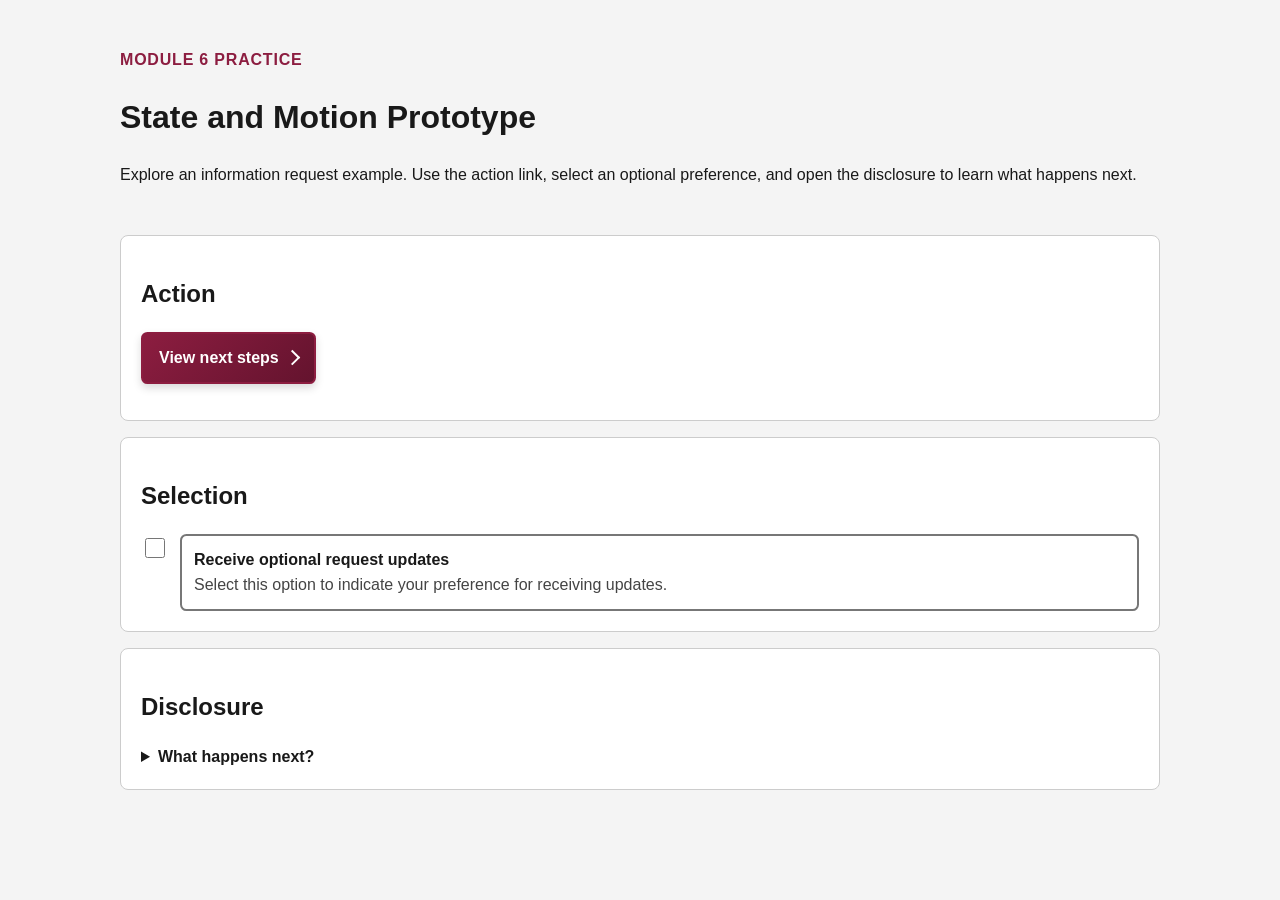
<file: index.html>
<!DOCTYPE html>
  <html lang="en">
  <head>
    <meta charset="UTF-8">
    <meta name="viewport" content="width=device-width, initial-scale=1.0">
    <title>Document</title>
    <link rel="stylesheet" href="styles.css">
  </head>
  <body>
  <header>
        <p class="eyebrow">Module 6 Practice</p>
        <h1>State and Motion Prototype</h1>
        <p>Explore an information request example. Use the action link, select an optional preference, and open the disclosure to learn what happens next.</p>
      </header>
      <main>
        <section class="specimen">
        <h2>Action</h2>
        <p><a class="action" href="#confirmation">View next steps</a></p>
        </section>
        <section class="specimen">
          <h2>Selection</h2>
          <div class="choice">
            <input type="checkbox" id="choice">
            <label for="choice">
              <span class="choice-title">Receive optional request updates</span>
              <span class="choice-help">Select this option to indicate your preference for receiving updates.</span>
            </label>
          </div>
        </section>
        <section class="specimen" id="confirmation">
        <h2>Disclosure</h2>
          <details>
            <summary>What happens next?</summary>
            <div class="confirmation">
              <strong>Request received:</strong>Review the information provided and follow any instructions for continuing your request.
            </div>
          </details>
        </section>
      </main>
  </body>
</html>
</file>
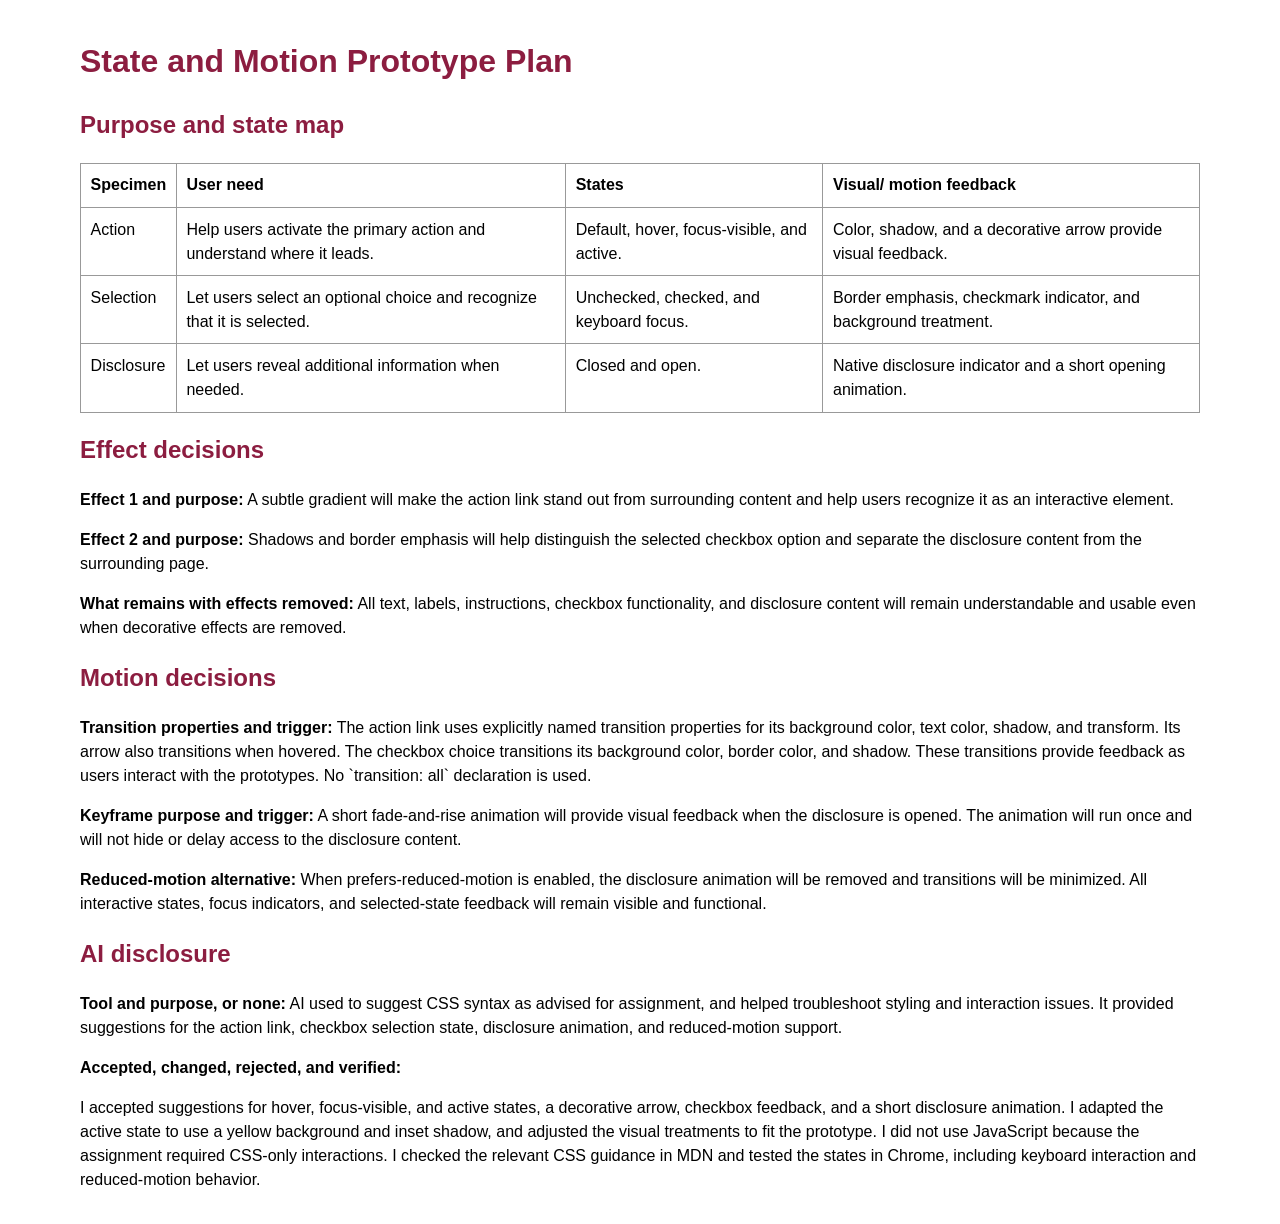
<file: prototype-plan.html>
<!DOCTYPE html>
    <html lang="en">
    <head>
        <meta charset="utf-8">
        <title>Prototype Plan</title>
        <style>
            body {
                max-width:70rem;
                margin:auto;
                padding:1rem;
                font:1rem/1.5 Arial,sans-serif;
                }
            h1,h2 {
                color:#8c1d40;
                }
            table {
                width:100%;
                border-collapse:collapse;
                }
            th,td {
                border:1px solid #999;
                padding:.6rem;
                text-align:left;
                vertical-align:top;
                }
        </style>
    </head>
    <body>
        <h1>State and Motion Prototype Plan</h1>
        <h2>Purpose and state map</h2>
        <table>
            <tr>
                <th>Specimen</th>
                <th>User need</th>
                <th>States</th>
                <th>Visual/ motion feedback</th>
            </tr>
            
            <tr>
                <td>Action</td>
                <td>Help users activate the primary action and understand where it leads.</td>
                <td>Default, hover, focus-visible, and active.</td>
                <td>Color, shadow, and a decorative arrow provide visual feedback.</td>
            </tr>
            <tr>
                <td>Selection</td>
                <td>Let users select an optional choice and recognize that it is selected.</td>
                <td>Unchecked, checked, and keyboard focus.</td>
                <td>Border emphasis, checkmark indicator, and background treatment.</td>
            </tr>
            <tr>
                <td>Disclosure</td>
                <td>Let users reveal additional information when needed.</td>
                <td>Closed and open.</td>
                <td>Native disclosure indicator and a short opening animation.</td>
            </tr>
        </table>
        <h2>Effect decisions</h2>
        <p><strong>Effect 1 and purpose:</strong> A subtle gradient will make the action link stand out from surrounding content and help users recognize it as an interactive element.</p>
        <p><strong>Effect 2 and purpose:</strong> Shadows and border emphasis will help distinguish the selected checkbox option and separate the disclosure content from the surrounding page.</p>
        <p><strong>What remains with effects removed:</strong> All text, labels, instructions, checkbox functionality, and disclosure content will remain understandable and usable even when decorative effects are removed.</p>

        <h2>Motion decisions</h2>
        <p><strong>Transition properties and trigger:</strong> The action link uses explicitly named transition properties for its background color, text color, shadow, and transform. Its arrow also transitions when hovered. The checkbox choice transitions its background color, border color, and shadow. These transitions provide feedback as users interact with the prototypes. No `transition: all` declaration is used.</p>
        <p><strong>Keyframe purpose and trigger:</strong> A short fade-and-rise animation will provide visual feedback when the disclosure is opened. The animation will run once and will not hide or delay access to the disclosure content.</p>
        <p><strong>Reduced-motion alternative:</strong> When prefers-reduced-motion is enabled, the disclosure animation will be removed and transitions will be minimized. All interactive states, focus indicators, and selected-state feedback will remain visible and functional.</p>

        <h2>AI disclosure</h2>
        <p><strong>Tool and purpose, or none:</strong> AI used to suggest CSS syntax as advised for assignment, and helped troubleshoot styling and interaction issues. It provided suggestions for the action link, checkbox selection state, disclosure animation, and reduced-motion support.</p>
        <p><strong>Accepted, changed, rejected, and verified:</strong><p> I accepted suggestions for hover, focus-visible, and active states, a decorative arrow, checkbox feedback, and a short disclosure animation. I adapted the active state to use a yellow background and inset shadow, and adjusted the visual treatments to fit the prototype. I did not use JavaScript because the assignment required CSS-only interactions. I checked the relevant CSS guidance in MDN and tested the states in Chrome, including keyboard interaction and reduced-motion behavior.</p>
    </body>
    </html>
</file>
<file: styles.css>
:root { 
    --brand:#8c1d40; 
    --accent:#ffc627; 
    --ink:#191919; 
    --paper:#fff; 
    --surface:#f4f4f4; 
    --focus:#0077b6; 
    --space:1rem; 
}

* { 
    box-sizing:border-box; 
}

body { 
    margin:0; 
    color:var(--ink); 
    background:var(--surface); 
    font:1rem/1.5 Arial,sans-serif; 
}

header, main { 
    width:min(100% - 2rem,65rem); 
    margin-inline:auto; 
}

header { 
    padding-block:2rem 1rem; 
}

.eyebrow { 
    color:var(--brand); 
    font-weight:700; 
    text-transform:uppercase; 
    letter-spacing:.05em; 
}

.specimen { 
    margin-block:var(--space); 
    padding:1.25rem; 
    background:var(--paper); 
    border:1px solid #ccc; 
    border-radius:.5rem; 
}


.action {
    display: inline-block;
    padding: .75rem 1rem;
    color: var(--paper);
    background: linear-gradient(135deg, var(--brand), #64132e);
    border: 2px solid var(--brand);
    border-radius: .4rem;
    box-shadow: 0 .25rem .5rem rgb(0 0 0 / 15%);
    text-decoration: none;
    font-weight: 700;
    transition: background-color .2s ease,
                color .2s ease,
                box-shadow .2s ease,
                transform .2s ease;
}


.action::after {
    content: "";
    display: inline-block;
    width: .55rem;
    height: .55rem;
    margin-inline-start: .5rem;
    border-top: 2px solid currentColor;
    border-right: 2px solid currentColor;
    transform: rotate(45deg);
    transition: transform .2s ease;
}


.action:hover {
    background: var(--brand);
    box-shadow: 0 .4rem .8rem rgb(0 0 0 / 25%);
}

.action:hover::after {
    transform: translateX(.2rem);
}

.action:focus-visible {
    outline: 3px solid var(--focus);
    outline-offset: 4px;
}

.action:active {
    background: var(--accent);
    color: var(--ink);
    border-color: var(--accent);
    box-shadow: inset 0 3px 5px rgb(0 0 0 / 25%);
}


.choice { 
    display:grid; 
    grid-template-columns:auto 1fr; 
    gap:.75rem; 
    align-items:start; 
}

.choice input { 
    width:1.25rem; 
    height:1.25rem; 
    margin-top:.25rem; 
}

.choice label { 
    display:grid; 
    gap:.1rem; 
    padding:.75rem; 
    border:.15rem solid #777; 
    border-radius:.4rem;
    transition: background-color .2s ease,
            border-color .2s ease,
            box-shadow .2s ease; 
}

.choice-title { 
    font-weight:700; 
}

.choice-help { 
    color:#444; 
}


.choice input:focus-visible + label {
    outline: 3px solid var(--focus);
    outline-offset: 3px;
}

.choice input:checked + label {
    border: .2rem solid var(--brand);
    background: linear-gradient(135deg, #fff, #fff3d1);
    box-shadow: 0 .3rem .8rem rgb(140 29 64 / 18%);
    position: relative;
}

.choice input:checked + label::after {
    content: "✓";
    position: absolute;
    top: .5rem;
    right: .65rem;
    font-size: 1.25rem;
    font-weight: 700;
    color: var(--brand);
}


summary { 
    cursor:pointer; 
    font-weight:700; 
}

.confirmation { 
    margin-top:.75rem; 
    padding:1rem; 
}


details[open] .confirmation {
    animation: disclosure-reveal .35s ease-out 1 both;
    background: linear-gradient(135deg, var(--paper), var(--surface));
    border-left: .25rem solid var(--brand);
    border-radius: .4rem;
    box-shadow: 0 .3rem .8rem rgb(0 0 0 / 12%);
}

@keyframes disclosure-reveal {
    from {
        opacity: 0;
        transform: translateY(-8px);
    }

    to {
        opacity: 1;
        transform: translateY(0);
    }
}


@media (prefers-reduced-motion: reduce) {
    .action,
    .action::after {
        transition: none;
    }

    details[open] .confirmation {
        animation: none;
    }
}
</file>
